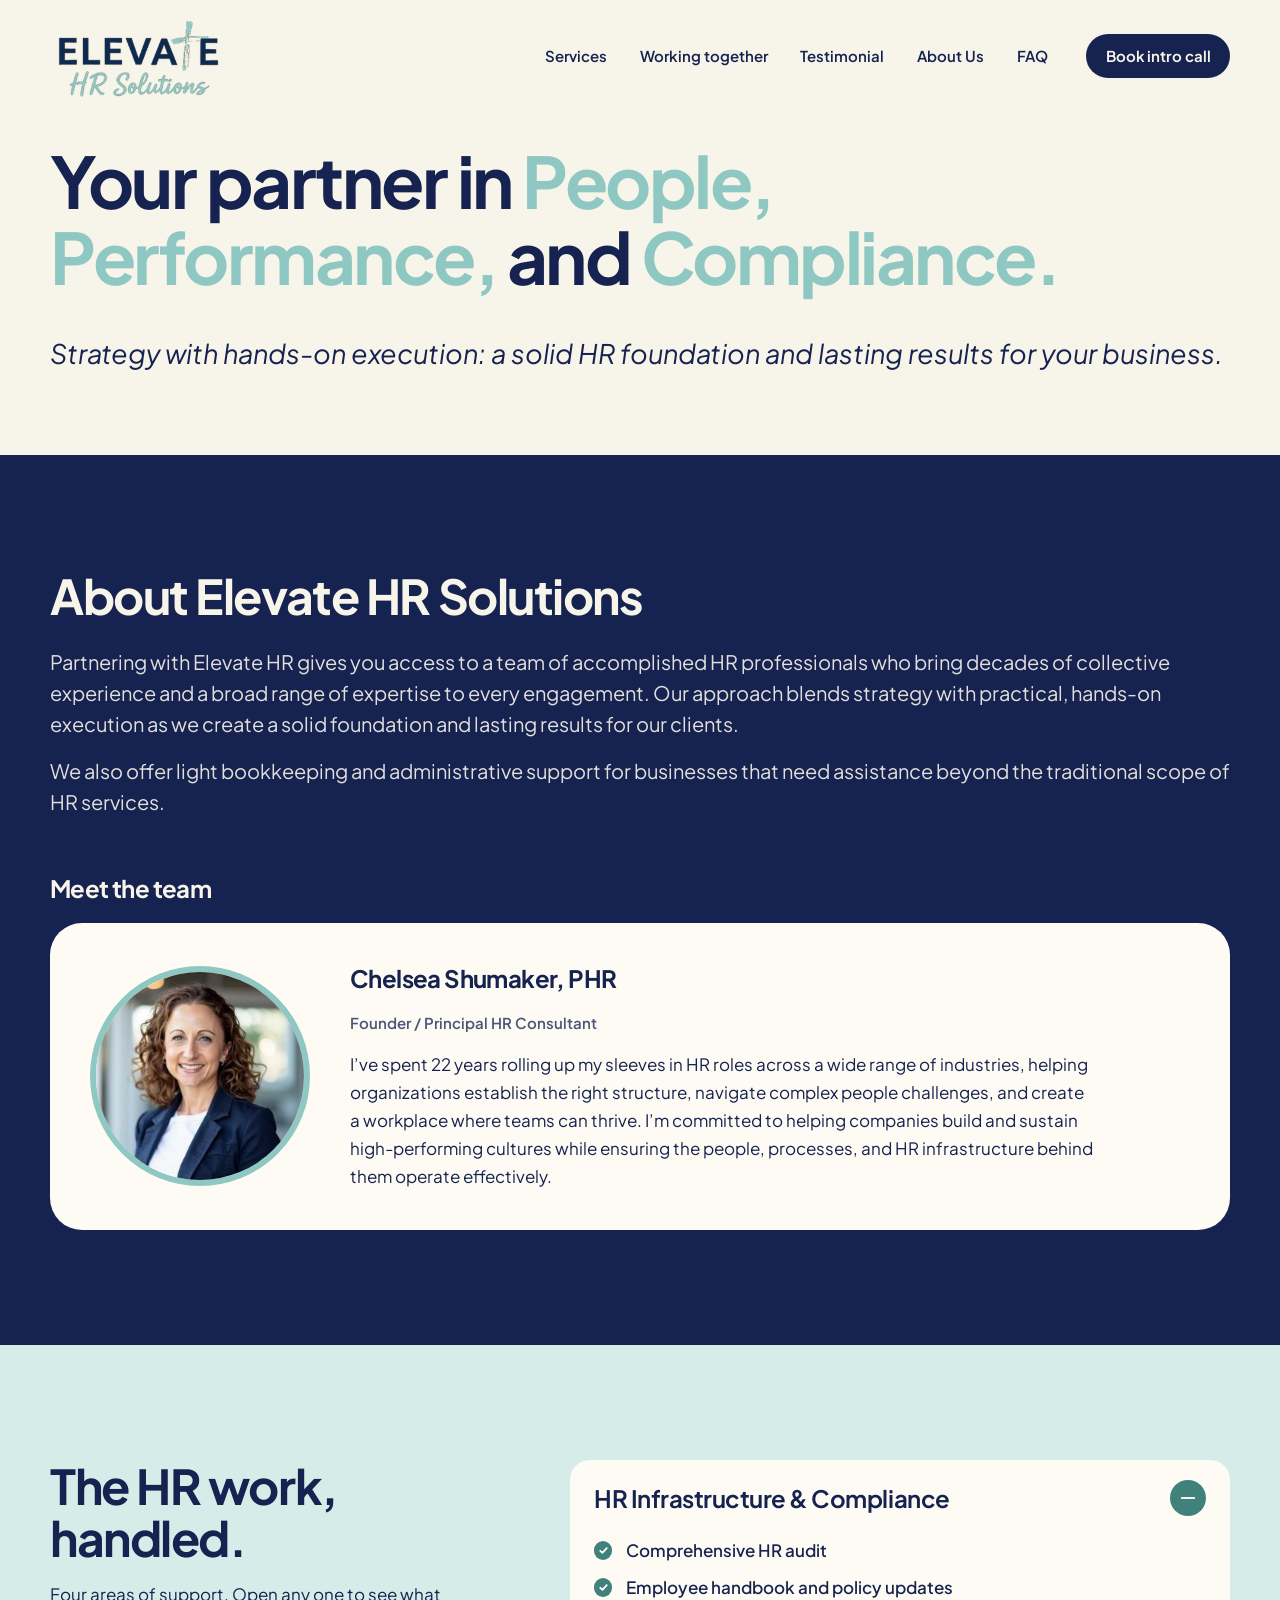
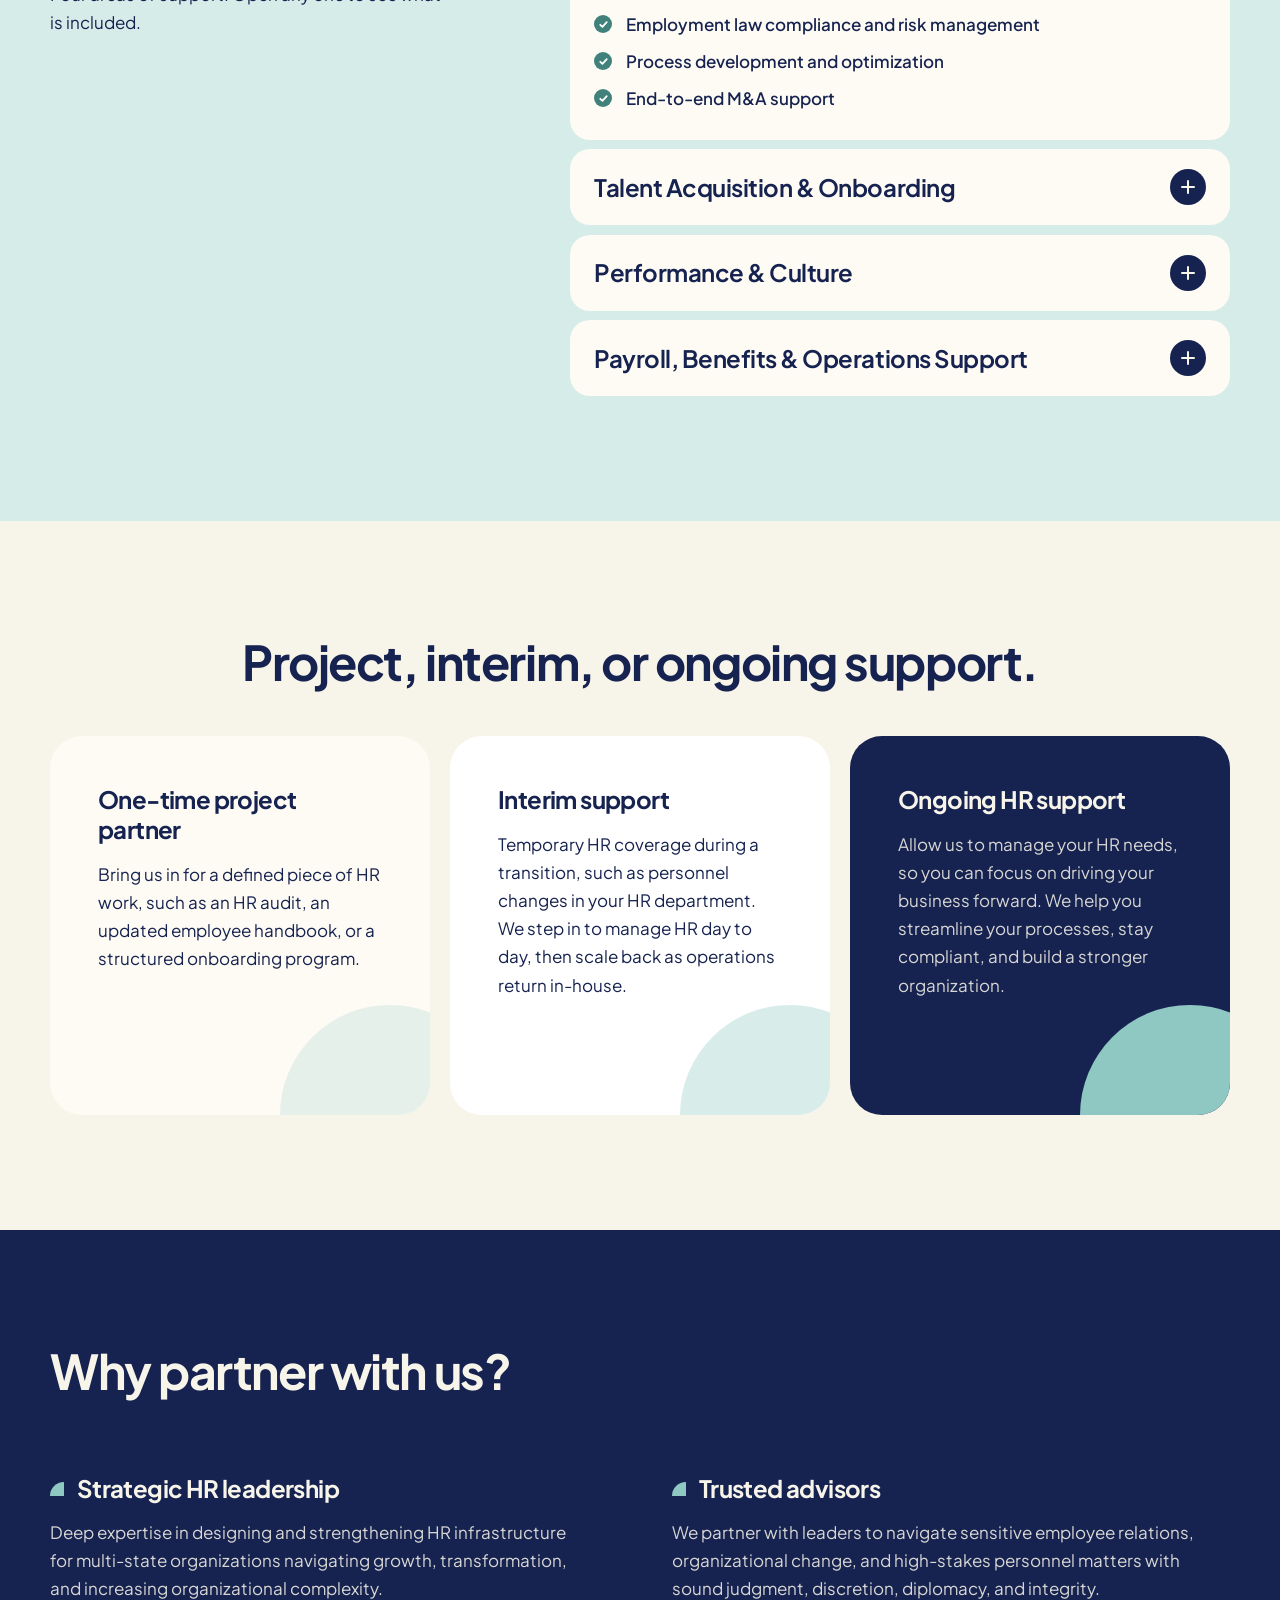
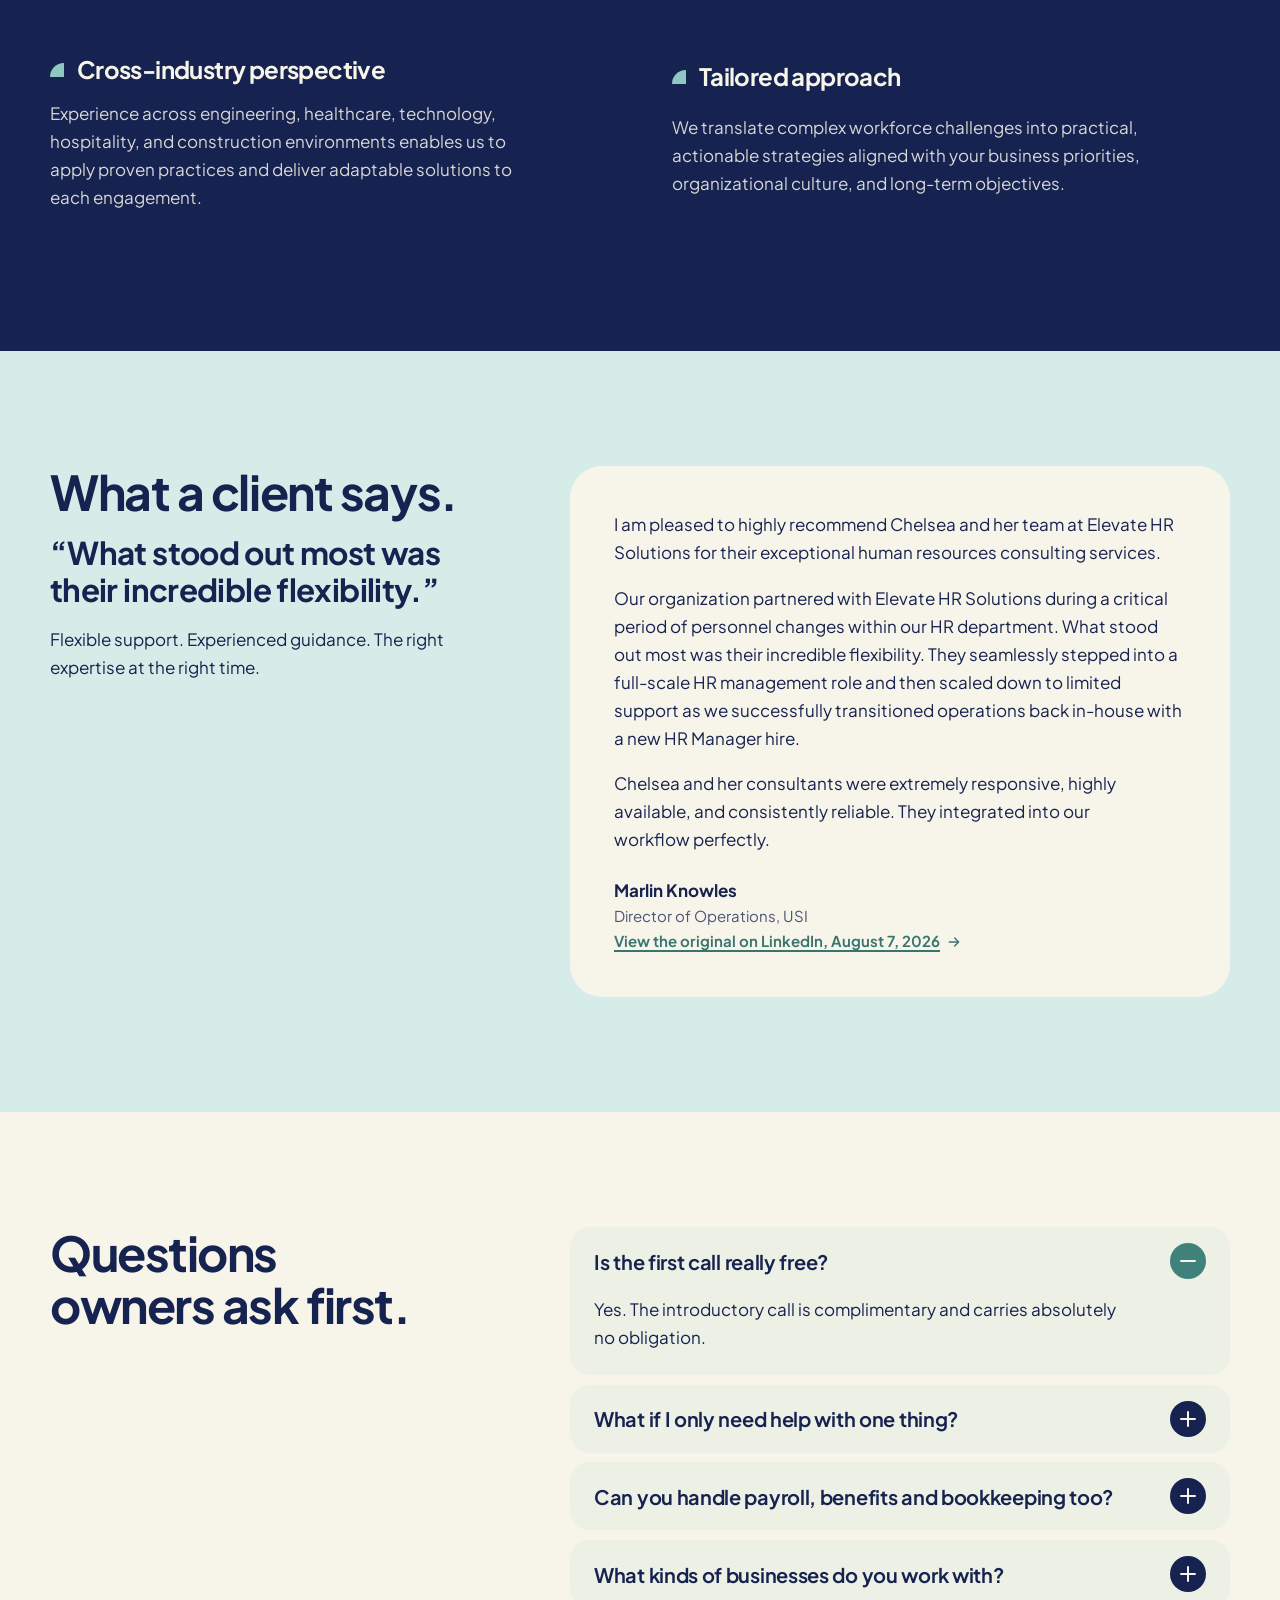
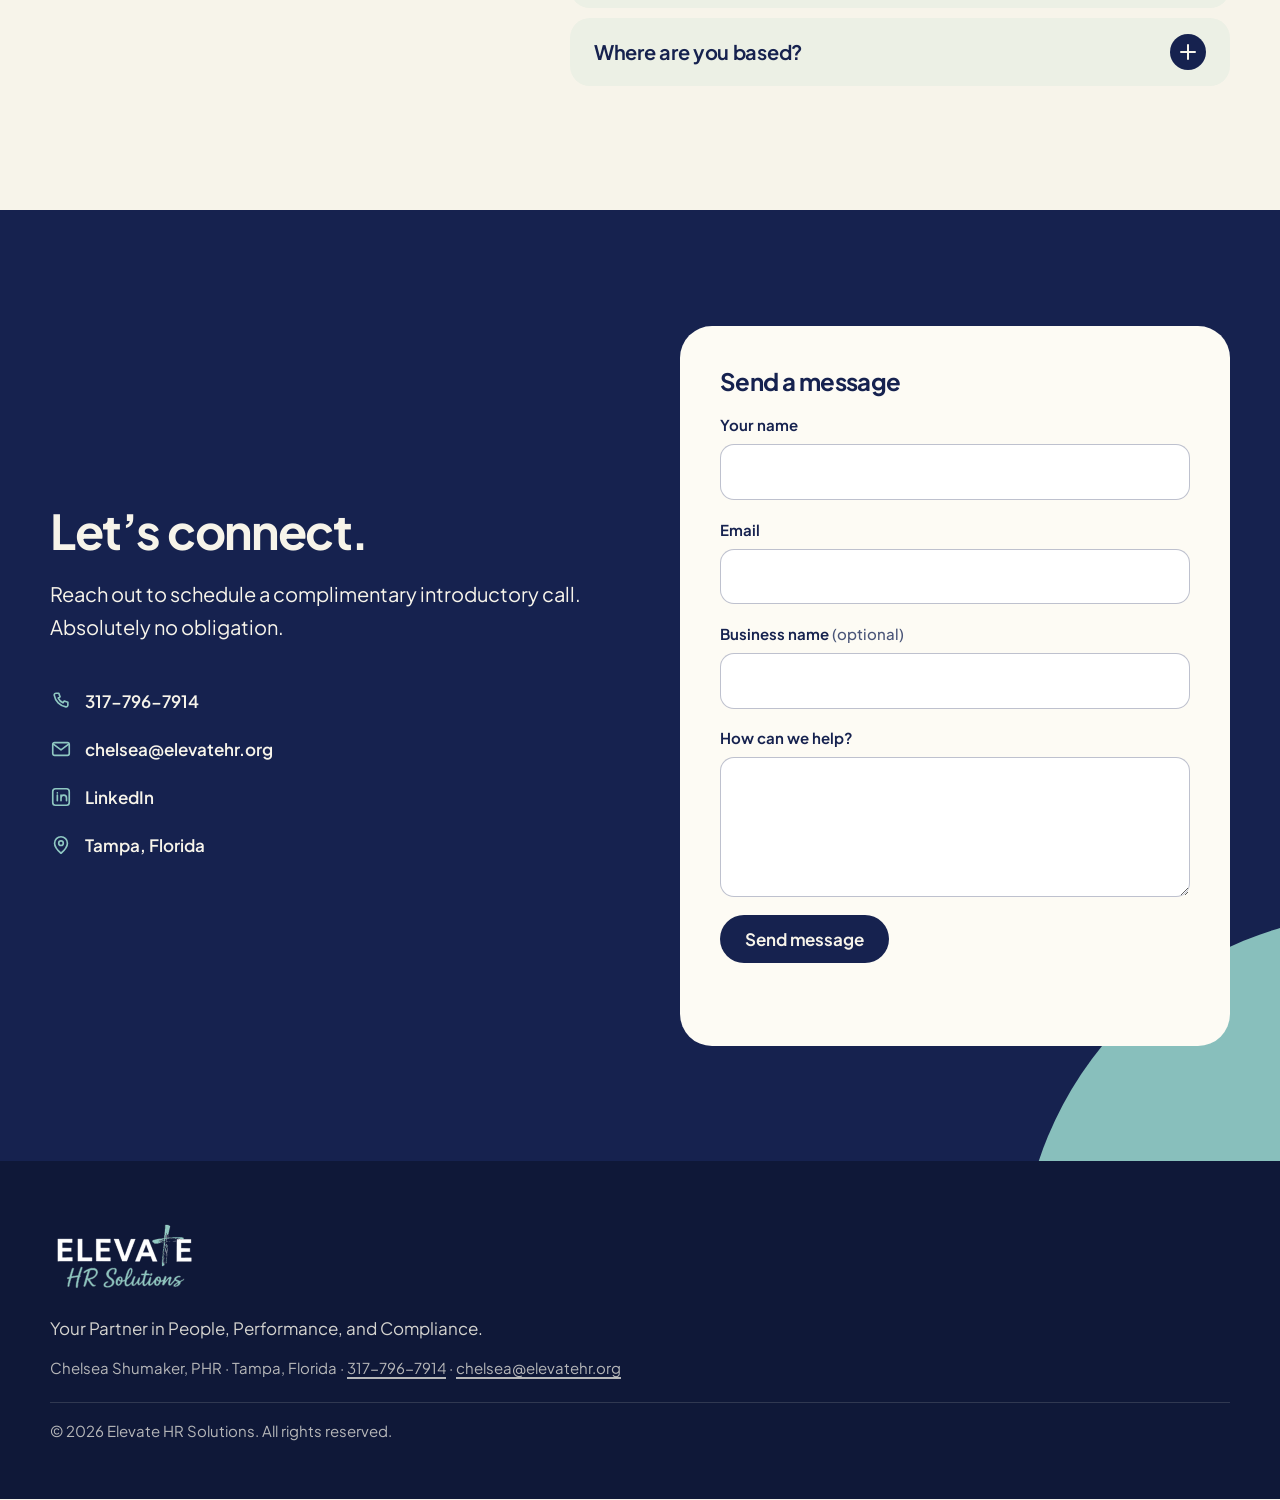
<file: index.html>
<!doctype html>
<html lang="en">
<head>
<meta charset="utf-8">
<meta name="viewport" content="width=device-width, initial-scale=1, viewport-fit=cover">
<title>Elevate HR Solutions | HR Consulting in Tampa, Florida</title>
<meta name="description" content="HR consulting in Tampa, FL from Chelsea Shumaker, PHR: compliance, hiring, performance and payroll support. Book a free intro call.">
<meta name="robots" content="noindex, nofollow">
<meta name="theme-color" content="#F7F4EA">
<link rel="canonical" href="https://tehchaoz.github.io/elevate-hr-solutions/">
<meta property="og:type" content="website">
<meta property="og:url" content="https://tehchaoz.github.io/elevate-hr-solutions/">
<meta property="og:site_name" content="Elevate HR Solutions">
<meta property="og:title" content="Elevate HR Solutions | Your Partner in People, Performance, and Compliance">
<meta property="og:description" content="Hands-on HR consulting from Chelsea Shumaker, PHR, and the Elevate HR team. Book a free, no-obligation intro call.">
<meta property="og:image" content="https://tehchaoz.github.io/elevate-hr-solutions/assets/og-image.png">
<meta name="twitter:card" content="summary_large_image">
<meta name="twitter:title" content="Elevate HR Solutions | Your Partner in People, Performance, and Compliance">
<meta name="twitter:description" content="Hands-on HR consulting from Chelsea Shumaker, PHR, and the Elevate HR team. Book a free, no-obligation intro call.">
<meta name="twitter:image" content="https://tehchaoz.github.io/elevate-hr-solutions/assets/og-image.png">
<link rel="icon" href="assets/favicon.svg" type="image/svg+xml">
<link rel="icon" href="assets/icon-192.png" type="image/png" sizes="192x192">
<link rel="apple-touch-icon" href="assets/apple-touch-icon.png">
<link rel="preload" href="assets/fonts/plus-jakarta-sans.woff2" as="font" type="font/woff2" crossorigin>
<link rel="preload" href="assets/fonts/plus-jakarta-sans-italic.woff2" as="font" type="font/woff2" crossorigin>
<script>document.documentElement.classList.add("js")</script>
<link rel="stylesheet" href="css/styles.css">
<noscript><style>.svc-panel{grid-template-rows:1fr}.svc-inner{opacity:1;padding-bottom:1.75rem}.svc button i{display:none}</style></noscript>
<script type="application/ld+json">
{
  "@context": "https://schema.org",
  "@type": "ProfessionalService",
  "name": "Elevate HR Solutions",
  "description": "HR consulting: HR infrastructure and compliance, talent acquisition and onboarding, performance and culture, and payroll, benefits and operations support.",
  "url": "https://tehchaoz.github.io/elevate-hr-solutions/",
  "telephone": "+1-317-796-7914",
  "email": "chelsea@elevatehr.org",
  "image": "https://tehchaoz.github.io/elevate-hr-solutions/assets/chelsea-headshot.jpg",
  "address": { "@type": "PostalAddress", "addressLocality": "Tampa", "addressRegion": "FL", "addressCountry": "US" },
  "areaServed": [ { "@type": "City", "name": "Tampa" }, { "@type": "State", "name": "Florida" } ],
  "founder": { "@type": "Person", "name": "Chelsea Shumaker", "jobTitle": "Founder / Principal HR Consultant", "honorificSuffix": "PHR" },
  "sameAs": ["https://www.linkedin.com/company/elevate-hrsolutions"]
}
</script>
</head>
<body>
<a class="skip" href="#main">Skip to content</a>

<header class="nav" id="nav">
  <div class="nav-inner">
    <a class="nav-logo" href="#top" aria-label="Elevate HR Solutions, home">
      <img src="assets/logo.png" width="300" height="148" alt="Elevate HR Solutions">
    </a>
    <nav class="nav-links" aria-label="Primary">
      <a href="#services">Services</a>
      <a href="#working-together">Working together</a>
      <a href="#testimonial">Testimonial</a>
      <a href="#about">About Us</a>
      <a href="#faq">FAQ</a>
    </nav>
    <div class="nav-actions">
      <a class="btn btn-small" href="#contact" data-book>Book intro call</a>
      <button class="nav-toggle" id="navToggle" aria-expanded="false" aria-controls="navSheet" aria-label="Menu">
        <span></span><span></span>
      </button>
    </div>
  </div>
  <div class="nav-sheet" id="navSheet" hidden>
    <a href="#services">Services</a>
    <a href="#working-together">Working together</a>
    <a href="#testimonial">Testimonial</a>
    <a href="#about">About Us</a>
    <a href="#faq">FAQ</a>
    <a href="#contact" data-book>Book intro call</a>
  </div>
</header>

<main id="main">

<!-- HERO -->
<section class="hero" id="top" data-sec="hero">
  <div class="wrap hero-grid">
    <h1 class="h-display">
      <span class="line"><span class="w">Your</span> <span class="w">partner</span> <span class="w">in</span> <span class="w tl">People,</span></span>
      <span class="line"><span class="w tl">Performance,</span> <span class="w">and</span> <span class="w tl">Compliance.</span></span>
    </h1>

    <div class="hero-copy">
      <p class="lede">Strategy with hands-on execution: a solid HR foundation and lasting results for your business.</p>
    </div>
  </div>
</section>

<!-- ABOUT US -->
<section class="section section-navy" id="about" aria-labelledby="about-h" data-sec="about-intro">
  <div class="wrap">
    <div class="about-col">
    <h2 class="h-section" id="about-h" data-reveal>About Elevate HR Solutions</h2>
    <div class="about-intro" data-reveal>
      <p>Partnering with Elevate HR gives you access to a team of accomplished HR professionals who bring decades of collective experience and a broad range of expertise to every engagement. Our approach blends strategy with practical, hands-on execution as we create a solid foundation and lasting results for our clients.</p>
      <p>We also offer light bookkeeping and administrative support for businesses that need assistance beyond the traditional scope of HR services.</p>
    </div>
    </div>
    <h3 class="about-team-h" data-reveal>Meet the team</h3>
    <div class="team" data-reveal>
      <article class="member member-lead">
        <div class="member-photo"><img src="assets/chelsea-headshot.jpg" width="281" height="281" alt="Portrait of Chelsea Shumaker, founder of Elevate HR Solutions" loading="lazy"></div>
        <div class="member-body">
          <h3>Chelsea Shumaker, PHR</h3>
          <p class="member-role">Founder / Principal HR Consultant</p>
          <p>I&rsquo;ve spent 22 years rolling up my sleeves in HR roles across a wide range of industries, helping organizations establish the right structure, navigate complex people challenges, and create a workplace where teams can thrive. I&rsquo;m committed to helping companies build and sustain high-performing cultures while ensuring the people, processes, and HR infrastructure behind them operate effectively.</p>
        </div>
      </article>
    </div>
  </div>
</section>

<!-- SERVICES -->
<section class="section section-green" id="services" data-sec="services">
  <div class="wrap split">
    <div class="split-head" data-reveal>
      <h2 class="h-section">The HR work, handled.</h2>
      <p class="muted">Four areas of support. Open any one to see what is included.</p>
    </div>
    <div class="svc-list" data-reveal>
      <div class="svc is-open">
        <h3><button type="button" aria-expanded="true" aria-controls="svc1" id="svc1-btn"><span>HR Infrastructure &amp; Compliance</span><i aria-hidden="true"></i></button></h3>
        <div class="svc-panel" id="svc1" role="region" aria-labelledby="svc1-btn"><div class="svc-inner">
          <ul class="checks">
            <li>Comprehensive HR audit</li>
            <li>Employee handbook and policy updates</li>
            <li>Employment law compliance and risk management</li>
            <li>Process development and optimization</li>
            <li>End-to-end M&amp;A support</li>
          </ul>
        </div></div>
      </div>
      <div class="svc">
        <h3><button type="button" aria-expanded="false" aria-controls="svc2" id="svc2-btn"><span>Talent Acquisition &amp; Onboarding</span><i aria-hidden="true"></i></button></h3>
        <div class="svc-panel" id="svc2" role="region" aria-labelledby="svc2-btn"><div class="svc-inner">
          <ul class="checks">
            <li>Customized hiring strategies and recruiting support</li>
            <li>New hire orientation</li>
            <li>Onboarding program development</li>
          </ul>
        </div></div>
      </div>
      <div class="svc">
        <h3><button type="button" aria-expanded="false" aria-controls="svc3" id="svc3-btn"><span>Performance &amp; Culture</span><i aria-hidden="true"></i></button></h3>
        <div class="svc-panel" id="svc3" role="region" aria-labelledby="svc3-btn"><div class="svc-inner">
          <ul class="checks">
            <li>Employee engagement and retention strategies</li>
            <li>Team-building initiatives</li>
            <li>Behavioral assessments</li>
            <li>Performance management systems</li>
            <li>Coaching and leadership development</li>
            <li>Workforce planning and organizational design</li>
            <li>Customized training programs</li>
          </ul>
        </div></div>
      </div>
      <div class="svc">
        <h3><button type="button" aria-expanded="false" aria-controls="svc4" id="svc4-btn"><span>Payroll, Benefits &amp; Operations Support</span><i aria-hidden="true"></i></button></h3>
        <div class="svc-panel" id="svc4" role="region" aria-labelledby="svc4-btn"><div class="svc-inner">
          <ul class="checks">
            <li>Payroll and benefits administration</li>
            <li>Total compensation strategies</li>
            <li>Bookkeeping and administrative support</li>
          </ul>
        </div></div>
      </div>
    </div>
  </div>
</section>

<!-- WORKING TOGETHER -->
<section class="section" id="working-together" data-sec="working">
  <div class="wrap">
    <h2 class="h-section center" data-reveal>Project, interim, or ongoing support.</h2>
    <div class="modes">
      <article class="mode mode-project" data-reveal>
        <h3>One-time project partner</h3>
        <p>Bring us in for a defined piece of HR work, such as an HR audit, an updated employee handbook, or a structured onboarding program.</p>
      </article>
      <article class="mode mode-interim" data-reveal>
        <h3>Interim support</h3>
        <p>Temporary HR coverage during a transition, such as personnel changes in your HR department. We step in to manage HR day to day, then scale back as operations return in-house.</p>
      </article>
      <article class="mode mode-ongoing" data-reveal>
        <h3>Ongoing HR support</h3>
        <p>Allow us to manage your HR needs, so you can focus on driving your business forward. We help you streamline your processes, stay compliant, and build a stronger organization.</p>
      </article>
    </div>
  </div>
</section>

<!-- WHY -->
<section class="section section-navy" id="why" data-sec="why">
  <div class="wrap">
    <h2 class="h-section" data-reveal>Why partner with us?</h2>
    <dl class="why">
      <div data-reveal>
        <dt>Strategic HR leadership</dt>
        <dd>Deep expertise in designing and strengthening HR infrastructure for multi-state organizations navigating growth, transformation, and increasing organizational complexity.</dd>
      </div>
      <div data-reveal>
        <dt>Trusted advisors</dt>
        <dd>We partner with leaders to navigate sensitive employee relations, organizational change, and high-stakes personnel matters with sound judgment, discretion, diplomacy, and integrity.</dd>
      </div>
      <div data-reveal>
        <dt>Cross-industry perspective</dt>
        <dd>Experience across engineering, healthcare, technology, hospitality, and construction environments enables us to apply proven practices and deliver adaptable solutions to each engagement.</dd>
      </div>
      <div data-reveal>
        <dt>Tailored approach</dt>
        <dd>We translate complex workforce challenges into practical, actionable strategies aligned with your business priorities, organizational culture, and long-term objectives.</dd>
      </div>
    </dl>
  </div>
</section>

<!-- CLIENT TESTIMONIAL -->
<section class="section section-green testimonial" id="testimonial" aria-labelledby="testi-h" data-sec="testimonial">
  <div class="wrap split">
    <div class="split-head" data-reveal>
      <h2 class="h-section" id="testi-h">What a client says.</h2>
      <p class="pull" id="testi-pull">&ldquo;What stood out most was their incredible flexibility.&rdquo;</p>
      <p class="muted">Flexible support. Experienced guidance. The right expertise at the right time.</p>
    </div>
    <div class="testi-list" data-reveal>
    <figure class="testi">
      <blockquote>
        <p>I am pleased to highly recommend Chelsea and her team at Elevate HR Solutions for their exceptional human resources consulting services.</p>
        <p>Our organization partnered with Elevate HR Solutions during a critical period of personnel changes within our HR department. What stood out most was their incredible flexibility. They seamlessly stepped into a full-scale HR management role and then scaled down to limited support as we successfully transitioned operations back in-house with a new HR Manager hire.</p>
        <p>Chelsea and her consultants were extremely responsive, highly available, and consistently reliable. They integrated into our workflow perfectly.</p>
      </blockquote>
      <figcaption>
        <strong>Marlin Knowles</strong>
        <span>Director of Operations, USI</span>
        <a class="testi-link" href="https://www.linkedin.com/posts/elevate-hrsolutions_elevatehrsolutions-hrconsulting-fractionalhr-activity-7496007592385748992-28cl" target="_blank" rel="noopener">View the original on LinkedIn, August 7, 2026 <svg aria-hidden="true" viewBox="0 0 24 24"><path d="M5 12h14m-6-6 6 6-6 6"/></svg><span class="visually-hidden"> (opens in a new tab)</span></a>
      </figcaption>
    </figure>
    </div>
  </div>
</section>

<!-- FAQ -->
<section class="section" id="faq" data-sec="faq">
  <div class="wrap split">
    <div class="split-head" data-reveal>
      <h2 class="h-section">Questions owners ask first.</h2>
    </div>
    <div class="faq" data-reveal>
      <details name="faq" open>
        <summary>Is the first call really free?</summary>
        <p>Yes. The introductory call is complimentary and carries absolutely no obligation.</p>
      </details>
      <details name="faq">
        <summary>What if I only need help with one thing?</summary>
        <p>That works. We can step in as a one-time project partner, such as an HR audit or a handbook update, or stay on as ongoing HR support.</p>
      </details>
      <details name="faq">
        <summary>Can you handle payroll, benefits and bookkeeping too?</summary>
        <p>Yes. Alongside HR, we offer payroll and benefits administration, total compensation strategies, and light bookkeeping and administrative support.</p>
      </details>
      <details name="faq">
        <summary>What kinds of businesses do you work with?</summary>
        <p>Our experience spans engineering, healthcare, hospitality, technology and construction, including multi-state organizations navigating growth, transformation, and increasing organizational complexity.</p>
      </details>
      <details name="faq">
        <summary>Where are you based?</summary>
        <p>Tampa, Florida. You can reach us at 317-796-7914 or chelsea@elevatehr.org.</p>
      </details>
    </div>
  </div>
</section>

<!-- CONTACT -->
<section class="contact" id="contact" data-sec="contact">
  <svg class="contact-curve" viewBox="0 0 600 600" aria-hidden="true"><path d="M600 600V250A350 350 0 0 0 250 600Z"/></svg>
  <div class="wrap contact-grid">
    <div class="contact-copy" data-reveal>
      <h2 class="h-section on-dark">Let&rsquo;s connect.</h2>
      <p class="on-dark-muted">Reach out to schedule a complimentary introductory call. Absolutely no obligation.</p>
      <ul class="contact-list">
        <li><a href="tel:+13177967914"><svg aria-hidden="true" viewBox="0 0 24 24"><path d="M6.6 3.5h3l1.4 4-2 1.3a11 11 0 0 0 5.2 5.2l1.3-2 4 1.4v3a2 2 0 0 1-2.2 2A15.5 15.5 0 0 1 4.6 5.7a2 2 0 0 1 2-2.2Z"/></svg>317-796-7914</a></li>
        <li><a href="mailto:chelsea@elevatehr.org"><svg aria-hidden="true" viewBox="0 0 24 24"><rect x="3" y="5" width="18" height="14" rx="2"/><path d="m4 7 8 6 8-6"/></svg>chelsea@elevatehr.org</a></li>
        <li><a href="https://www.linkedin.com/company/elevate-hrsolutions" target="_blank" rel="noopener"><svg aria-hidden="true" viewBox="0 0 24 24"><rect x="3" y="3" width="18" height="18" rx="3"/><path d="M8 10v6M8 7.5v.01M12 16v-6m0 3a3 3 0 0 1 6 0v3"/></svg>LinkedIn</a></li>
        <li><span class="loc"><svg aria-hidden="true" viewBox="0 0 24 24"><path d="M12 21s7-6 7-11a7 7 0 1 0-14 0c0 5 7 11 7 11Z"/><circle cx="12" cy="10" r="2.5"/></svg>Tampa, Florida</span></li>
      </ul>
    </div>

    <form class="form" id="contact-form" data-reveal>
      <h3>Send a message</h3>
      <div class="field">
        <label for="f-name">Your name</label>
        <input id="f-name" name="name" type="text" autocomplete="name" required pattern=".*\S.*" data-error="err-name">
        <div class="err" id="err-name"><span role="img" aria-label="Error">&#9888;</span> Please enter your name.</div>
      </div>
      <div class="field">
        <label for="f-email">Email</label>
        <input id="f-email" name="email" type="email" autocomplete="email" required pattern="[^\s@]+@[^\s@]+\.[^\s@]+" data-error="err-email">
        <div class="err" id="err-email"><span role="img" aria-label="Error">&#9888;</span> Please enter an email like name@company.com.</div>
      </div>
      <div class="field">
        <label for="f-company">Business name <small>(optional)</small></label>
        <input id="f-company" name="company" type="text" autocomplete="organization">
      </div>
      <div class="field">
        <label for="f-msg">How can we help?</label>
        <textarea id="f-msg" name="message" rows="4" required data-error="err-msg"></textarea>
        <div class="err" id="err-msg"><span role="img" aria-label="Error">&#9888;</span> Please tell us how we can help.</div>
      </div>
      <button class="btn btn-primary" type="submit">Send message</button>
      <p class="form-status" id="formStatus" role="status" aria-live="polite"></p>
    </form>
  </div>
</section>

</main>

<footer class="footer" data-sec="footer">
  <div class="wrap footer-grid">
    <img src="assets/logo-light.png" width="300" height="148" alt="Elevate HR Solutions" class="footer-logo" loading="lazy">
    <p>Your Partner in People, Performance, and Compliance.</p>
    <p class="footer-meta">Chelsea Shumaker, PHR · Tampa, Florida · <a href="tel:+13177967914">317-796-7914</a> · <a href="mailto:chelsea@elevatehr.org">chelsea@elevatehr.org</a></p>
    <div class="footer-bottom">
      <p class="footer-meta">&copy; <span id="yr">2026</span> Elevate HR Solutions. All rights reserved.</p>
    </div>
  </div>
</footer>

<!-- Phone quick actions -->
<div class="dock" id="dock">
  <a class="btn btn-ghost" href="tel:+13177967914">Call Chelsea</a>
  <a class="btn btn-primary" href="#contact" data-book>Book intro call</a>
</div>

<script src="js/main.js"></script>
</body>
</html>
</file>
<file: css/styles.css>
/* Elevate HR Solutions — styles
   Direction pinned from the client's business card: cream ground, deep navy, green-teal,
   navy quarter-discs, teal sweeps, dotted triangles, geometric sans. */

@font-face {
  font-family: "Plus Jakarta Sans";
  src: url("../assets/fonts/plus-jakarta-sans.woff2") format("woff2");
  font-weight: 200 800;
  font-style: normal;
  font-display: swap;
}
@font-face {
  font-family: "Plus Jakarta Sans";
  src: url("../assets/fonts/plus-jakarta-sans-italic.woff2") format("woff2");
  font-weight: 200 800;
  font-style: italic;
  font-display: swap;
}

:root {
  --cream: #f7f4ea;
  --paper: #fdfbf4;
  --tint: #ecf0e5;
  --mint: #d6ece9;             /* light tint of the logo green, for alternating sections */
  --navy: #16224f;
  --navy-rgb: 22 34 79;
  --navy-2: #1f2e66;
  --navy-deep: #0f1838;
  --teal: #8fc8c2;             /* the logo green, used for fills and shapes */
  --teal-strong: #40827b;      /* large text on cream, >=3:1 */
  --teal-ink: #39746e;         /* small text on cream, >=4.5:1 */
  --teal-light: #8fc8c2;       /* text and fills on navy */
  --ink: var(--navy);
  --muted: #4a5578;
  --line: rgb(var(--navy-rgb) / 0.14);
  --danger: #a8281f;

  --ease-out: cubic-bezier(0.16, 1, 0.3, 1);

  /* Type scale: display, h2, h3, lead, body, small */
  --t-display: clamp(1.9rem, 0.2rem + 5.3vw, 4.9rem);
  --t-h2: clamp(1.9rem, 1.1rem + 2.4vw, 3rem);
  --t-h3: clamp(1.3rem, 1.1rem + 0.7vw, 1.5rem);
  --t-lead: 1.25rem;
  --t-body: 1.0625rem;
  --t-small: 0.9375rem;

  --r-lg: 32px;
  --r-md: 20px;
  --wrap: 1180px;
  --gutter: clamp(1.25rem, 4vw, 2.5rem);
}

*, *::before, *::after { box-sizing: border-box; }
html {
  scroll-padding-top: 112px;
  -webkit-text-size-adjust: 100%;
  scrollbar-color: var(--teal) var(--cream);
  scrollbar-width: thin;
}
@media (prefers-reduced-motion: no-preference) { html { scroll-behavior: smooth; } }

body {
  margin: 0;
  background: var(--cream);
  color: var(--ink);
  font-family: "Plus Jakarta Sans", system-ui, -apple-system, "Segoe UI", sans-serif;
  font-size: var(--t-body);
  line-height: 1.65;
  letter-spacing: 0;
  font-optical-sizing: auto;
  text-rendering: optimizeLegibility;
  caret-color: var(--teal-strong);
  -webkit-font-smoothing: antialiased;
}
::selection { background: var(--teal-light); color: var(--navy-deep); }
img, svg { display: block; max-width: 100%; }
h1, h2, h3, p, dl, dd, ul { margin: 0; }
ul { padding: 0; list-style: none; }
a { color: inherit; text-underline-offset: 0.2em; text-decoration-thickness: 1.5px; }
:focus-visible { outline: 3px solid var(--teal-strong); outline-offset: 3px; border-radius: 6px; }

.wrap { width: min(100% - 2 * var(--gutter), var(--wrap)); margin-inline: auto; }
.skip { position: absolute; left: 1rem; top: -4rem; background: var(--navy); color: var(--cream); padding: 0.7rem 1rem; border-radius: 10px; z-index: 100; transition: top 0.2s; }
.skip:focus { top: 1rem; }
.muted { color: var(--ink); }
.center { text-align: center; margin-inline: auto; }

/* Type */
.h-display {
  font-size: var(--t-display);
  line-height: 1.03;
  letter-spacing: -0.035em;
  font-weight: 700;
  text-wrap: balance;
}
.h-section {
  font-size: var(--t-h2);
  line-height: 1.08;
  letter-spacing: -0.03em;
  font-weight: 700;
  text-wrap: balance;
  max-width: 20ch;
}
.h-section.center { max-width: 24ch; }
.tl { color: var(--teal); } /* the logo green, as the client asked; large display text only */
h3 { letter-spacing: -0.015em; line-height: 1.25; }
.lede { font-size: var(--t-lead); line-height: 1.55; color: var(--ink); font-style: italic; text-wrap: pretty; }
/* Desktop: the intro sentence runs the full width of the sections, in line with the headline */
@media (min-width: 900px) { .lede { font-size: max(var(--t-lead), calc(min(100vw - 2 * var(--gutter), var(--wrap)) / 43.8)); } }

/* Buttons */
.btn {
  display: inline-flex; align-items: center; justify-content: center; gap: 0.6rem;
  min-height: 48px; padding: 0.8rem 1.5rem;
  border-radius: 999px; border: 1.5px solid transparent;
  font: inherit; font-weight: 650; font-size: var(--t-body); line-height: 1.2; letter-spacing: -0.005em;
  text-decoration: none; cursor: pointer; white-space: nowrap;
  transition: transform 0.35s var(--ease-out), background-color 0.2s, color 0.2s, border-color 0.2s;
  -webkit-tap-highlight-color: transparent;
}
.btn svg { width: 20px; height: 20px; fill: none; stroke: currentColor; stroke-width: 2; stroke-linecap: round; stroke-linejoin: round; transition: transform 0.4s var(--ease-out); }
.btn:hover svg { transform: translateX(4px); }
.btn:active { transform: scale(0.97); transition-duration: 0.1s; }
.btn-primary { background: var(--navy); color: var(--cream); }
.btn-primary:hover { background: var(--navy-2); transform: translateY(-2px); }
.btn-primary:active { transform: scale(0.97); }
.btn-ghost { border-color: var(--navy); color: var(--navy); background: transparent; }
.btn-ghost:hover { background: var(--navy); color: var(--cream); }
.btn-teal { background: var(--teal-light); color: var(--navy-deep); }
.btn-teal:hover { background: #a6e4d2; transform: translateY(-2px); }
.btn-small { min-height: 44px; padding: 0.55rem 1.15rem; font-size: var(--t-small); background: var(--navy); color: var(--cream); }
.btn-small:hover { background: var(--navy-2); }

.link-arrow { display: inline-flex; align-items: center; gap: 0.5rem; font-weight: 650; text-decoration: none; min-height: 44px; }
.link-arrow svg { width: 20px; height: 20px; fill: none; stroke: currentColor; stroke-width: 2; stroke-linecap: round; stroke-linejoin: round; transition: transform 0.4s var(--ease-out); }
.link-arrow:hover svg { transform: translateX(5px); }
.link-arrow:hover { text-decoration: underline; }

/* Nav: a flat bar once the page has scrolled */
.nav { position: fixed; inset: 0 0 auto 0; z-index: 50; }
.nav::before {
  content: ""; position: absolute; inset: 0; z-index: -1; pointer-events: none;
  background: rgb(247 244 234 / 0.8);
  -webkit-backdrop-filter: blur(18px) saturate(1.5); backdrop-filter: blur(18px) saturate(1.5);
  box-shadow: 0 1px 0 rgb(var(--navy-rgb) / 0.06);
  opacity: 0; transition: opacity 0.4s var(--ease-out);
}
@media (prefers-reduced-transparency: reduce) { .nav::before { background: var(--cream); -webkit-backdrop-filter: none; backdrop-filter: none; } }
.nav.is-stuck::before { opacity: 1; }
.nav-inner { width: min(100% - 2 * var(--gutter), var(--wrap)); margin-inline: auto; height: 88px; display: flex; align-items: center; gap: 1.5rem; }
.nav-logo { display: block; flex: none; }
.nav-logo img { height: 64px; width: auto; }
@media (min-width: 900px) { .nav-inner { height: 112px; } .nav-logo img { height: 88px; } }
.nav-links { display: none; margin-left: auto; gap: 0.25rem; }
.nav-links a { padding: 0.6rem 0.9rem; font-weight: 600; font-size: var(--t-small); text-decoration: none; border-radius: 999px; transition: background-color 0.2s; }
.nav-links a:hover { background: rgb(var(--navy-rgb) / 0.07); }
.nav-actions { margin-left: auto; display: flex; align-items: center; gap: 0.5rem; }
.nav-toggle { width: 44px; height: 44px; border: 0; background: transparent; border-radius: 12px; display: grid; place-content: center; gap: 6px; cursor: pointer; }
.nav-toggle span { display: block; width: 22px; height: 2px; background: var(--navy); border-radius: 2px; transition: transform 0.4s var(--ease-out); }
.nav-toggle[aria-expanded="true"] span:first-child { transform: translateY(4px) rotate(45deg); }
.nav-toggle[aria-expanded="true"] span:last-child { transform: translateY(-4px) rotate(-45deg); }
.nav-sheet {
  margin: 0 var(--gutter); padding: 0.5rem; border-radius: var(--r-md);
  background: var(--paper);
  box-shadow: 0 24px 50px -20px rgb(var(--navy-rgb) / 0.35); /* taste-skill-ignore: a menu that floats over the page */
  display: grid; transform-origin: top right;
  animation: sheet-in 0.45s var(--ease-out);
}
.nav-sheet.closing { animation: sheet-out 0.3s var(--ease-out) forwards; pointer-events: none; }
.nav-sheet[hidden] { display: none; }
.nav-sheet a { padding: 0.95rem 1rem; font-weight: 650; text-decoration: none; border-radius: 12px; min-height: 48px; }
.nav-sheet a:hover { background: rgb(var(--navy-rgb) / 0.07); }
@keyframes sheet-in { from { opacity: 0; transform: scale(0.96) translateY(-8px); filter: blur(6px); } }
@keyframes sheet-out { to { opacity: 0; transform: scale(0.96) translateY(-8px); filter: blur(6px); } }
@keyframes fade-out { to { opacity: 0; } }
@media (min-width: 900px) {
  .nav-links { display: flex; }
  .nav-actions { margin-left: 0; }
  .nav-toggle, .nav-sheet { display: none !important; }
}
@media (max-width: 899px) { .nav-actions .btn-small { display: none; } }
@media (min-width: 640px) and (max-width: 899px) { .nav-actions .btn-small { display: inline-flex; } }

/* Hero */
.hero { padding: 7.25rem 0 3.5rem; overflow: clip; }
.hero-grid { display: grid; gap: 2.5rem; align-items: center; }
.hero-copy { display: grid; gap: 1.5rem; justify-items: start; }
.hero-grid > .h-display { text-wrap: pretty; }
.line { display: block; overflow: hidden; padding: 0.04em 0.1em 0.14em 0; margin: -0.04em -0.1em -0.14em 0; }
.w { display: inline-block; }
.cta-row { display: flex; flex-wrap: wrap; gap: 0.75rem; margin-top: 0.5rem; }
.hero-sig { display: grid; gap: 0.15rem; font-size: var(--t-small); color: var(--muted); margin-top: 0.5rem; }
.hero-sig strong { color: var(--navy); font-weight: 700; font-size: var(--t-body); }

.hero-visual { position: relative; width: min(100%, 308px); aspect-ratio: 1; margin-inline: auto; }
.shape { position: absolute; }
.shape-navy { inset: 0; width: 100%; height: 100%; fill: var(--navy); border-radius: 0 44px 0 0; }
.shape-teal { inset: 0; width: 100%; height: 100%; fill: var(--teal); border-radius: 0 0 0 44px; }
.shape-dots { left: 4%; top: 6%; width: 22%; fill: var(--teal); opacity: 0.85; }
.portrait {
  position: absolute; left: 50%; top: 52%; width: 62%; aspect-ratio: 1; translate: -50% -50%;
  border-radius: 50%; border: 7px solid var(--teal); outline: 8px solid var(--cream); outline-offset: -1px;
  overflow: hidden; background: var(--cream);
}
.portrait img { width: 100%; height: 100%; object-fit: cover; object-position: 50% 28%; }
@media (min-width: 900px) {
  .hero { padding: 9rem 0 5rem; }
  .hero-copy { align-self: start; }
}

/* Hero load sequence: the one authored moment */
@media (prefers-reduced-motion: no-preference) {
  .w { animation: rise 0.8s var(--ease-out) both; animation-delay: calc(var(--d, 0) * 50ms); }
  .lede, .cta-row, .hero-sig { animation: fade-up 0.9s var(--ease-out) both; }
  .lede { animation-delay: 0.45s; } .cta-row { animation-delay: 0.55s; } .hero-sig { animation-delay: 0.65s; }
  .shape-navy { animation: sweep-navy 1.2s var(--ease-out) 0.05s both; transform-origin: 100% 0; }
  .shape-teal { animation: sweep-teal 1.2s var(--ease-out) 0.25s both; transform-origin: 0 100%; }
  .shape-dots { animation: fade-in 1.2s ease 0.9s both; }
  .portrait { animation: portrait-in 1.1s var(--ease-out) 0.3s both; }
  .hero-visual { --px: 0; --py: 0; }
  .shape-navy, .shape-teal { translate: calc(var(--px) * -10px) calc(var(--py) * -10px); }
  .portrait { transform: translate(calc(var(--px) * 6px), calc(var(--py) * 6px)); }
}
@keyframes rise { from { transform: translateY(105%); } }
@keyframes fade-up { from { opacity: 0; transform: translateY(14px); } }
@keyframes fade-in { from { opacity: 0; } }
@keyframes sweep-navy { from { transform: scale(0.35); opacity: 0; } }
@keyframes sweep-teal { from { transform: scale(0.3); opacity: 0; } }
@keyframes portrait-in { from { opacity: 0; scale: 0.82; filter: blur(8px); } to { opacity: 1; scale: 1; filter: blur(0); } }


/* Sections */
.section { padding: clamp(4rem, 9vw, 7.5rem) 0; }
.section-mint { background: var(--mint); }
.section-navy { background: var(--navy); color: var(--cream); }
.section-navy .h-section { color: var(--cream); }
.section-navy .muted { color: rgba(247, 244, 234, 0.85); }
.split { display: grid; gap: 2.5rem; }
.split-head { display: grid; gap: 1rem; align-content: start; }
@media (min-width: 900px) {
  .split { grid-template-columns: 0.8fr 1.2fr; gap: 5rem; }
  .split-head { position: sticky; top: 7rem; }
}

/* Services accordion */
.svc { background: var(--paper); color: var(--navy); border-radius: var(--r-md); padding: 0 1.5rem; margin-bottom: 0.6rem; }
.svc h3 { font-size: inherit; }
.svc button {
  width: 100%; min-height: 72px; display: flex; align-items: center; justify-content: space-between; gap: 1rem; text-align: left;
  background: none; border: 0; padding: 1.25rem 0; cursor: pointer; color: var(--navy);
  font: inherit; font-size: var(--t-h3); font-weight: 650; letter-spacing: -0.02em; line-height: 1.3;
  transition: color 0.25s, padding-left 0.3s var(--ease-out);
}
.svc button:hover { color: var(--teal-ink); padding-left: 0.5rem; }
.svc button i { flex: none; position: relative; width: 36px; height: 36px; border-radius: 50%; background: var(--navy); transition: transform 0.35s var(--ease-out), background-color 0.25s; }
.svc button i::before, .svc button i::after { content: ""; position: absolute; left: 50%; top: 50%; width: 14px; height: 2px; background: var(--cream); border-radius: 2px; translate: -50% -50%; }
.svc button i::after { transform: rotate(90deg); transition: transform 0.35s var(--ease-out); }
.svc.is-open button i { background: var(--teal-strong); transform: rotate(180deg); }
.svc.is-open button i::after { transform: rotate(0deg); }
.svc-panel { display: grid; grid-template-rows: 0fr; transition: grid-template-rows 0.35s var(--ease-out); }
.svc.is-open .svc-panel { grid-template-rows: 1fr; }
.svc-inner { overflow: hidden; min-height: 0; display: grid; gap: 1rem; padding: 0; opacity: 0; transition: opacity 0.2s ease, padding 0.35s var(--ease-out); }
.svc.is-open .svc-inner { opacity: 1; padding-bottom: 1.75rem; transition: opacity 0.3s ease 0.05s, padding 0.35s var(--ease-out); }
.svc-inner p { color: var(--ink); max-width: 60ch; }
.checks { display: grid; gap: 0.55rem; }
.checks li { position: relative; padding-left: 2rem; font-weight: 550; }
.checks li::before {
  content: ""; position: absolute; left: 0; top: 0.3em; width: 1.15rem; height: 1.15rem; border-radius: 50%; background: var(--teal-strong)
  url("data:image/svg+xml,%3Csvg xmlns='http://www.w3.org/2000/svg' viewBox='0 0 24 24' fill='none' stroke='%23fff' stroke-width='3.2' stroke-linecap='round' stroke-linejoin='round'%3E%3Cpath d='m6 12.5 4 4 8-9'/%3E%3C/svg%3E") center/70% no-repeat;
}

/* Working together */
.modes { display: grid; gap: 1.25rem; margin-top: 3rem; }
.mode { position: relative; overflow: hidden; border-radius: var(--r-lg); padding: clamp(1.75rem, 4vw, 3rem); padding-bottom: 7.25rem; display: grid; gap: 1rem; align-content: start; isolation: isolate; transition: transform 0.6s var(--ease-out); }
.mode h3 { font-size: var(--t-h3); letter-spacing: -0.025em; }
.mode p { max-width: 46ch; }
.mode::after { content: ""; position: absolute; z-index: -1; width: 220px; height: 220px; border-radius: 50%; right: -70px; bottom: -110px; transition: transform 0.8s var(--ease-out); }
.mode:hover { transform: translateY(-4px); }
.mode:hover::after { transform: scale(1.12); }
.mode-project { background: var(--paper); }
.mode-project::after { background: var(--teal); opacity: 0.22; }
.mode-project p { color: var(--ink); }
.mode-project .link-arrow { color: var(--teal-ink); }
.mode-ongoing { background: var(--navy); color: var(--cream); }
.mode-ongoing::after { background: var(--teal-light); opacity: 1; }
.mode-ongoing p { color: rgba(247, 244, 234, 0.86); }
.mode-ongoing .link-arrow { color: var(--teal-light); }
.mode-interim { background: #fff; }
.mode-interim::after { background: var(--teal); opacity: 0.35; }
.mode-interim p { color: var(--ink); }
@media (min-width: 900px) { .modes { grid-template-columns: repeat(3, 1fr); align-items: stretch; } }

/* Why */
.why { display: grid; gap: 0; margin-top: 3rem; }
.why > div { padding: 1.5rem 0; display: grid; gap: 0.6rem; }
.why dt { display: flex; align-items: center; gap: 0.8rem; font-size: var(--t-h3); font-weight: 700; letter-spacing: -0.025em; }
.why dt::before { content: ""; flex: none; width: 14px; height: 14px; background: var(--teal); border-radius: 100% 0 0 0; }
.why dd { color: var(--ink); max-width: 44ch; }
@media (min-width: 800px) { .why { grid-template-columns: 1fr 1fr; column-gap: 4rem; } }

/* About page */
.page-head { padding: clamp(8rem, 14vw, 11rem) 0 clamp(3rem, 7vw, 5rem); }
.page-head .h-section { margin-bottom: 1.5rem; max-width: 22ch; }
.page-lede { color: var(--ink); max-width: 62ch; font-size: var(--t-lead); line-height: 1.55; }
.page-lede + .page-lede { margin-top: 1rem; }
.team { display: grid; gap: 1.25rem; margin-top: 2.5rem; grid-template-columns: repeat(auto-fill, minmax(min(100%, 300px), 1fr)); }
.member { background: var(--paper); color: var(--navy); border-radius: var(--r-lg); padding: clamp(1.5rem, 4vw, 2.5rem); display: grid; gap: 1.25rem; align-content: start; }
.member-photo { width: 168px; aspect-ratio: 1; border-radius: 50%; overflow: hidden; border: 6px solid var(--teal); }
.member-photo img { width: 100%; height: 100%; object-fit: cover; object-position: 50% 28%; }
.member h3 { font-size: var(--t-h3); letter-spacing: -0.025em; }
.member-role { color: var(--muted); font-weight: 600; font-size: var(--t-small); margin-top: 0.2rem; }
.member-body { display: grid; gap: 0.9rem; align-content: start; }
.member-body p:not(.member-role) { color: var(--ink); max-width: 62ch; }
.member-lead { grid-column: 1 / -1; }
@media (min-width: 800px) { .member-lead { grid-template-columns: auto 1fr; gap: 2.5rem; align-items: center; } .member-photo { width: 220px; } }
.nav-links a[aria-current="page"] { background: rgb(var(--navy-rgb) / 0.07); }

/* Client testimonial */
.testi { color: var(--navy); margin: 0; display: grid; gap: 1.5rem; background: var(--cream); border-radius: var(--r-lg); padding: clamp(1.5rem, 4vw, 2.75rem); }
.testi blockquote { margin: 0; display: grid; gap: 1.1rem; }
.testi blockquote p { color: var(--ink); max-width: 62ch; }
.testi figcaption { display: grid; gap: 0.15rem; font-size: var(--t-small); line-height: 1.5; color: var(--muted); }
.testi figcaption strong { color: var(--navy); font-size: var(--t-body); }
.testi { position: relative; transition: background-color 0.25s; }
.testi:hover { background: #fff; }
.testi-link { color: var(--teal-ink); font-weight: 650; display: inline-flex; align-items: center; gap: 0.4rem; width: fit-content; }
.testi-link::after { content: ""; position: absolute; inset: 0; border-radius: var(--r-lg); }
.testi-link svg { width: 16px; height: 16px; fill: none; stroke: currentColor; stroke-width: 2; stroke-linecap: round; stroke-linejoin: round; transition: transform 0.3s var(--ease-out); }
.testi:hover .testi-link svg { transform: translateX(3px); }
.testi-link:focus-visible { outline: 3px solid var(--teal-strong); outline-offset: 4px; border-radius: 4px; }

/* About */
.about-copy { display: grid; gap: 1.1rem; }
.about-copy p { color: var(--ink); max-width: 62ch; }
.about-copy .h-section { margin-bottom: 0.5rem; }
.about-copy .about-sub { font-size: var(--t-h3); font-weight: 700; letter-spacing: -0.015em; margin-top: 0.75rem; }

/* FAQ */
.faq details { background: var(--tint); border-radius: var(--r-md); padding: 0 1.5rem; margin-bottom: 0.6rem; }
.faq summary { list-style: none; cursor: pointer; display: flex; align-items: center; justify-content: space-between; gap: 1rem; min-height: 64px; padding: 1rem 0; font-weight: 650; font-size: var(--t-lead); letter-spacing: -0.015em; }
.faq summary::-webkit-details-marker { display: none; }
.faq summary::after { content: ""; flex: none; width: 36px; height: 36px; border-radius: 50%; background: url("data:image/svg+xml,%3Csvg xmlns='http://www.w3.org/2000/svg' viewBox='0 0 36 36'%3E%3Cpath d='M11 18h14M18 11v14' stroke='%23f7f4ea' stroke-width='2' stroke-linecap='round'/%3E%3C/svg%3E") center / 100% no-repeat, var(--navy); transition: background-color 0.25s; }
.faq details[open] summary::after { background: url("data:image/svg+xml,%3Csvg xmlns='http://www.w3.org/2000/svg' viewBox='0 0 36 36'%3E%3Cpath d='M11 18h14' stroke='%23f7f4ea' stroke-width='2' stroke-linecap='round'/%3E%3C/svg%3E") center / 100% no-repeat, var(--teal-strong); }
.faq summary:hover { color: var(--teal-ink); }
.faq details p { padding: 0 3rem 1.5rem 0; color: var(--ink); max-width: 60ch; animation: fade-up 0.5s var(--ease-out); }

/* Contact */
.contact { position: relative; overflow: hidden; isolation: isolate; background: var(--navy); color: var(--cream); padding: clamp(4.5rem, 9vw, 7.5rem) 0; }
.contact-curve { position: absolute; z-index: -1; right: -8%; bottom: -12%; width: min(60vw, 620px); fill: var(--teal); opacity: 0.95; }
.contact-grid { display: grid; gap: 3rem; align-items: start; }
.contact-copy { display: grid; gap: 1.25rem; justify-items: start; }
.on-dark { color: var(--cream); }
.on-dark-muted { color: var(--cream); font-size: var(--t-lead); max-width: 36ch; }
.contact-list { display: grid; gap: 0.25rem; margin-top: 1rem; }
.contact-list a, .contact-list .loc { display: inline-flex; align-items: center; gap: 0.8rem; min-height: 44px; font-weight: 600; text-decoration: none; }
.contact-list a:hover { color: var(--teal-light); text-decoration: underline; }
.contact-list svg { width: 22px; height: 22px; fill: none; stroke: var(--teal-light); stroke-width: 1.8; stroke-linecap: round; stroke-linejoin: round; }
.form { background: var(--paper); color: var(--navy); border-radius: var(--r-lg); padding: clamp(1.5rem, 4vw, 2.5rem); display: grid; gap: 1.1rem; }
.form h3 { font-size: var(--t-h3); letter-spacing: -0.025em; }
.field { display: grid; gap: 0.4rem; }
.field label { font-weight: 650; font-size: var(--t-small); }
.field small { font-weight: 500; color: var(--muted); }
.field input, .field textarea { width: 100%; font: inherit; font-size: var(--t-body); color: var(--navy); background: #fff; border: 1.5px solid rgb(var(--navy-rgb) / 0.28); border-radius: 14px; padding: 0.8rem 1rem; min-height: 48px; transition: border-color 0.2s; resize: vertical; }
.field input:hover, .field textarea:hover { border-color: rgb(var(--navy-rgb) / 0.55); }
.field input:focus, .field textarea:focus { outline: 3px solid var(--teal-strong); outline-offset: 2px; border-color: var(--teal-strong); }
.field input:user-invalid, .field textarea:user-invalid { border-color: var(--danger); }
.err { display: none; color: var(--danger); font-size: var(--t-small); font-weight: 550; }
.field :user-invalid + .err { display: block; }
.visually-hidden:where(:not(:focus-within, :active)) { position: absolute !important; clip-path: inset(50%) !important; overflow: hidden !important; width: 1px !important; height: 1px !important; white-space: nowrap !important; }
.form .btn { justify-self: start; }
.form-status { font-weight: 600; color: var(--teal-ink); min-height: 1.5em; }
@media (min-width: 900px) { .contact-grid { grid-template-columns: 1fr 1fr; gap: 5rem; align-items: center; } }

/* Footer */
.footer { background: var(--navy-deep); color: rgba(247, 244, 234, 0.85); padding: 3.5rem 0 4.5rem; }
.footer-grid { display: grid; gap: 0.9rem; justify-items: start; }
.footer-logo { width: 150px; height: auto; margin-bottom: 0.5rem; }
.footer-meta { font-size: var(--t-small); color: rgba(247, 244, 234, 0.72); }
.footer-bottom { width: 100%; display: flex; flex-wrap: wrap; justify-content: space-between; align-items: baseline; gap: 0.5rem 1.5rem; margin-top: 0.4rem; padding-top: 1rem; border-top: 1px solid rgba(247, 244, 234, 0.14); }
.footer a:hover { color: var(--teal-light); }

/* Mobile action bar */
@media (min-width: 800px) { .footer { padding-bottom: 3.5rem; } }

/* Scroll reveals (only when JS is on) */
.js [data-reveal] { opacity: 0; transform: translateY(16px); transition: opacity 0.5s var(--ease-out), transform 0.5s var(--ease-out); }
.js [data-reveal].in { opacity: 1; transform: none; }
.js .why [data-reveal]:nth-child(2n) { transition-delay: 0.08s; }

/* Accessibility preferences */
@media (prefers-reduced-motion: reduce) {
  /* Gentler equivalent, not removal: movement, scale and blur go; short fades stay so state changes remain visible. */
  html { scroll-behavior: auto; }
  .w, .lede, .cta-row, .hero-sig, .shape, .portrait { animation: fade-in 0.5s ease both; }
  .shape-dots { animation-delay: 0.2s; }
  .js [data-reveal] { transform: none; filter: none; transition: opacity 0.35s ease; }
  .btn, .btn:hover, .btn:active, .mode, .mode:hover { transform: none; }
  .btn svg, .link-arrow svg, .mode::after { transition: none; }
  .svc button, .svc button i, .svc button i::after, .faq summary::after, .nav-toggle span { transition: opacity 0.2s ease, color 0.2s ease, background-color 0.2s ease; }
  .svc button:hover { padding-left: 0; }
  .svc-panel { transition: none; }
  .svc-inner, .svc.is-open .svc-inner { transition: opacity 0.35s ease; }
  .nav-sheet { animation: fade-in 0.25s ease; }
  .nav-sheet.closing { animation: fade-out 0.2s ease forwards; }
  .faq details p { animation: fade-in 0.3s ease; }
}
@media (prefers-contrast: more) {
  :root { --muted: #2c3557; --line: rgb(var(--navy-rgb) / 0.45); }
  .btn-ghost { border-width: 2px; }
}

.link-btn { font: inherit; font-weight: 700; color: var(--teal-ink); background: none; border: 0; padding: 0; text-decoration: underline; text-underline-offset: 0.2em; cursor: pointer; min-height: 24px; }
.link-btn:hover { color: var(--navy); }

/* Press feedback: respond on pointer-down, like the buttons */
.svc button:active { color: var(--teal-ink); transform: scale(0.985); transition-duration: 0.1s; }
.faq summary:active { transform: scale(0.985); }
.faq summary { transition: color 0.2s, transform 0.35s var(--ease-out); }
.nav-links a:active, .nav-sheet a:active, .link-arrow:active { transform: scale(0.97); }
.nav-links a, .nav-sheet a, .link-arrow { transition: transform 0.35s var(--ease-out), background-color 0.2s; }
.svc button:active i { transform: scale(0.9); }

/* Typography: avoid one-word last lines */
p, dd { text-wrap: pretty; }
.field small { font-size: var(--t-small); }

/* Print */
@media print {
  .nav, .skip, .hero-visual, .shape, .contact-curve, .form, .cta-row { display: none !important; }
  body { background: #fff; font-size: 11pt; }
  .js [data-reveal] { opacity: 1 !important; transform: none !important; filter: none !important; }
  .svc-panel { grid-template-rows: 1fr !important; }
  .svc-inner { opacity: 1 !important; padding-bottom: 1rem !important; }
  .contact, .footer, .mode-ongoing { background: #fff !important; color: #000 !important; }
  .on-dark, .on-dark-muted, .mode-ongoing p, .footer, .footer-meta, .contact-list a { color: #000 !important; }
  .section { padding: 1.5rem 0; }
  a { text-decoration: none; }
}
.nav-toggle { margin-right: -11px; } /* align the bars with the content edge */

.testi-list { display: grid; gap: 1.5rem; align-content: start; }

/* taste audit: testimonial pull-quote is a statement, not a headline */
.pull { font-size: clamp(1.5rem, 1rem + 1.2vw, 2.25rem); line-height: 1.2; letter-spacing: -0.02em; font-weight: 700; color: var(--cream); max-width: 22ch; text-wrap: balance; margin: 0; }

/* about section on the home page */
.about-intro { display: grid; gap: 1rem; margin-top: 1.5rem; }
.about-intro p { color: rgba(247, 244, 234, 0.9); font-size: var(--t-lead); line-height: 1.55; }
.about-team-h { margin-top: clamp(2.5rem, 5vw, 3.5rem); font-size: var(--t-h3); letter-spacing: -0.025em; color: var(--cream); }
.about-team-h + .team { margin-top: 1.25rem; }

/* background rhythm: cream, navy, logo green, repeat */
.section-green { background: var(--mint); color: var(--navy); }
.section-green .h-section, .section-green .muted, .section-green .pull { color: var(--navy); }
.section-navy .why dd { color: rgba(247, 244, 234, 0.86); }
.section-navy .why dt { color: var(--cream); }

/* design polish: keyboard focus matches hover, current section shown in the menu */
.nav-links a:focus-visible, .nav-sheet a:focus-visible { background: rgb(var(--navy-rgb) / 0.07); outline: 2px solid var(--teal-strong); outline-offset: 2px; }
.nav-links a[aria-current="true"], .nav-sheet a[aria-current="true"] { background: var(--mint); }

/* Phones: tighter vertical rhythm, a thumb-reach action bar */
.dock { display: none; }
@media (max-width: 899px) {
  .section { padding: 3.5rem 0; }
  .mode { padding-bottom: 5.25rem; }
  .about-intro p { font-size: var(--t-body); line-height: 1.6; }
  .why > div { padding: 1.1rem 0; }
  .why { margin-top: 2rem; }
  body { padding-bottom: calc(5.25rem + env(safe-area-inset-bottom, 0px)); }
  .dock {
    position: fixed; inset: auto 0 0 0; z-index: 40; display: grid; grid-template-columns: 1fr 1.4fr; gap: 0.6rem;
    padding: 0.7rem var(--gutter) calc(0.7rem + env(safe-area-inset-bottom, 0px));
    background: rgb(247 244 234 / 0.88); -webkit-backdrop-filter: blur(16px) saturate(1.5); backdrop-filter: blur(16px) saturate(1.5);
    box-shadow: 0 -1px 0 rgb(var(--navy-rgb) / 0.08);
    transition: transform 0.35s var(--ease-out), opacity 0.25s;
  }
  .dock .btn { min-height: 50px; padding-inline: 1rem; }
  .dock.is-away { transform: translateY(110%); opacity: 0; pointer-events: none; }
}
@media (prefers-reduced-transparency: reduce) { .dock { background: var(--cream); -webkit-backdrop-filter: none; backdrop-filter: none; } }
@media (prefers-reduced-motion: reduce) { .dock { transition: opacity 0.2s; } .dock.is-away { transform: none; } }
</file>
